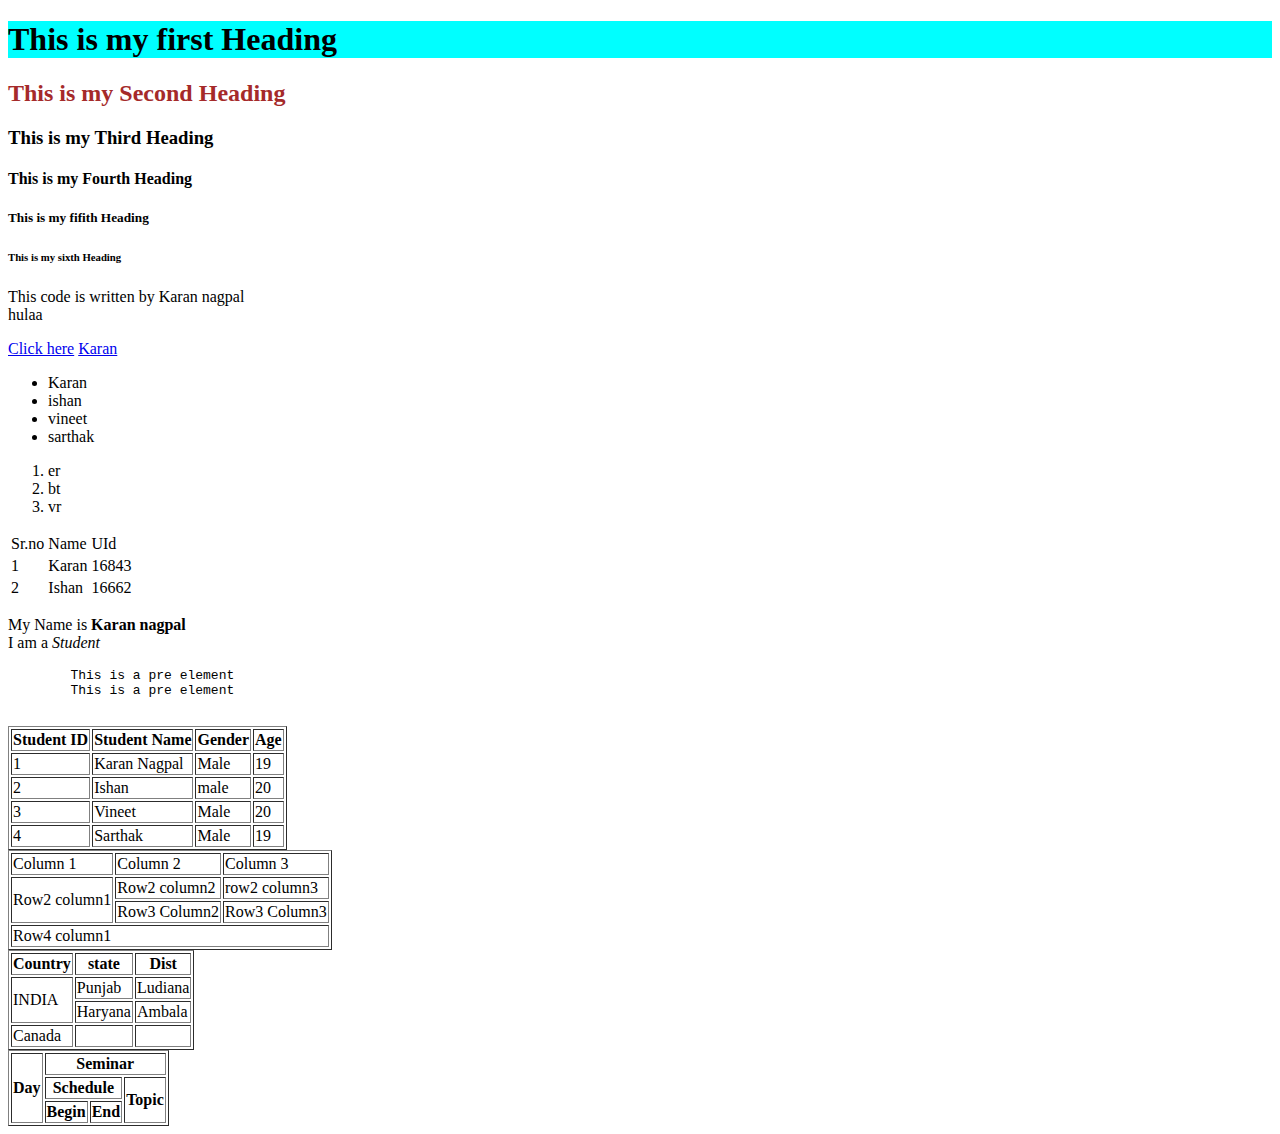
<file: index.html>
<!DOCTYPE html>
<html lang="en">
<head>
    <meta charset="UTF-8">
    <meta name="viewport" content="width=device-width, initial-scale=1.0">
    <title>Document</title>
</head>
<body>
    <h1 style="background-color: aqua;">This is my first Heading</h1>
    <h2 style="color: brown;">This is my Second  Heading</h2>
    <h3>This is my Third  Heading</h3>
    <h4>This is my Fourth Heading</h4>
    <h5>This is my  fifith Heading</h5>
    <h6>This is my sixth Heading</h6>
    <p>This code is written by Karan nagpal <br>hulaa </p>
    <a href="https://www.google.com/">Click here</a>
    <a href="karan_page.html">Karan</a>
    <ul>
        <li>Karan</li>
        <li>ishan</li>
        <li>vineet</li>
        <li>sarthak</li>
    </ul>
    <ol>
        <li>er</li>
        <li>bt</li>
        <li>vr</li>
    </ol>
    <table>
        <tr>
            <td> Sr.no </td>
            <td>Name</td>
            <td>UId</td>
        </tr>
        <tr>
            <td> 1 </td>
            <td>Karan </td>
            <td>16843</td>
        </tr>
        <tr>
            <td> 2 </td>
            <td>Ishan</td>
            <td>16662</td>
        </tr>
    </table>
    <p>My Name is <strong>Karan nagpal</strong>  <br/> I am a <i>Student</i> </p>
    <pre>
        This is a pre element
        This is a pre element  
    </pre>
    <table border="1">
      <thead>
        <th>Student ID</th>
        <th>Student Name</th>
        <th>Gender</th>
        <th>Age</th>
      </thead>
      <tbody>
        <tr>
            <td>1</td>
            <td>Karan Nagpal</td>
            <td>Male</td>
            <td>19</td>
        </tr>
        <tr>
            <td>2</td>
            <td>Ishan</td>
            <td>male</td>
            <td>20</td>
        </tr>
        <tr>
            <td>3</td>
            <td>Vineet</td>
            <td>Male</td>
            <td>20</td>
        </tr>
        <tr>
            <td>4</td>
            <td>Sarthak</td>
            <td>Male</td>
            <td>19</td>
        </tr>
      </tbody>
    </table>
    <table border="1">
        <tr>
            <td>Column 1</td>
            <td>Column 2</td>
           <td>Column 3</td>
        </tr>
        <tr>
            <td rowspan="2">Row2 column1</td>
            <td>Row2 column2</td>
            <td>row2 column3</td>
        </tr>
        <tr>
            <td>Row3 Column2</td>
            <td>Row3 Column3</td>
        </tr>
        <tr>
            <td colspan="3">Row4 column1</td>
            
        </tr>
    </table>
    <table border="1">
        <thead>
            <th>Country</th>
            <th>state</th>
            <th>Dist</th>
        </thead>
        <tbody>
            <tr>
                <td rowspan="2"> INDIA</td>
                <td>Punjab</td>
                <td>Ludiana</td>
            </tr>
            <tr>
                <td>Haryana</td>
                <td>Ambala</td>
            </tr>
            <tr>
                <td>Canada</td>
                <td></td>
                <td></td>
            </tr>
        </tbody>
        <table border="1">
            <thead>
                <tr>
                <th rowspan="3">Day</th>
                <th colspan="4">Seminar</th>

            </tr>
            <tr>
                <th colspan="2">Schedule</th>
                <th colspan="2" rowspan="2">Topic</th>
            </tr>
            <tr>
                <th>Begin</th>
                <th>End</th>
            </tr>
            </thead>
            
        </table>


    </table>
</body>
</html>
</file>
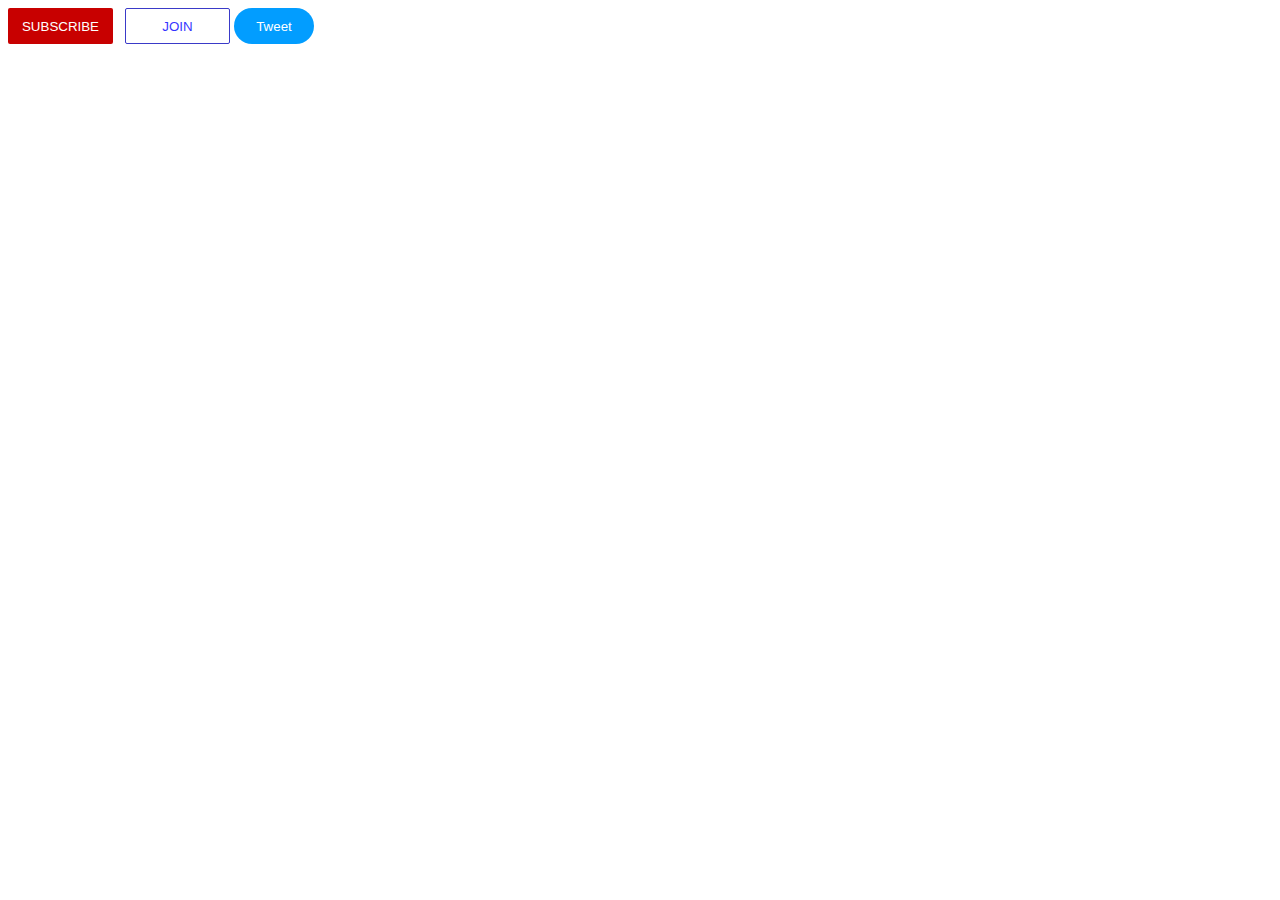
<file: button.html>
<!DOCTYPE html>
<html lang="en">
<head>
    <meta charset="UTF-8">
    <meta name="viewport" content="width=device-width, initial-scale=1.0">
    <title>Document</title>
</head>
<body>
    <style>
        .subscribe{
            background-color: rgb(200, 0, 0);
            color: white;
            border: none;
            height: 36px;
            width: 105px;
            border-radius: 2px;
            cursor: pointer;
            margin-right: 8px;
            transition: opacity 1s;
        }
        .subscribe:hover{
            opacity: 0.8;
        }
        .subscribe:active{
            opacity: 0.3;
        }
        .JOIN:hover{
            background-color: rgb(76, 76, 157);
            color: white;
        }
        .JOIN{
            opacity: 0.8;
        }
        .JOIN{
            background-color:white;
            color: blue;
            border-color: rgb(9, 9, 187);
            border-style: solid;
            border-width: 1px;
            height: 36px;
            width: 105px;
            cursor: pointer;
            border-radius: 2px;
            transition: 1s,
              color 1s;
    
        }
        .Tweet{
            background-color: rgb(2, 157, 255);
            color: white;
            border: none;
            height: 36px;
            width: 80px;
            cursor: pointer;
            border-radius: 18px;
            font-weight: solid;
            
        }
        .Tweet{
            box-shadow: 5px,5px,5px,rgb(0, 0, 0,0.15);
        }
    </style>
    <button class="subscribe"> SUBSCRIBE
    </button>
    <button class="JOIN">JOIN</button>
    <button class="Tweet">Tweet</button>
</body>
</html>
</file>
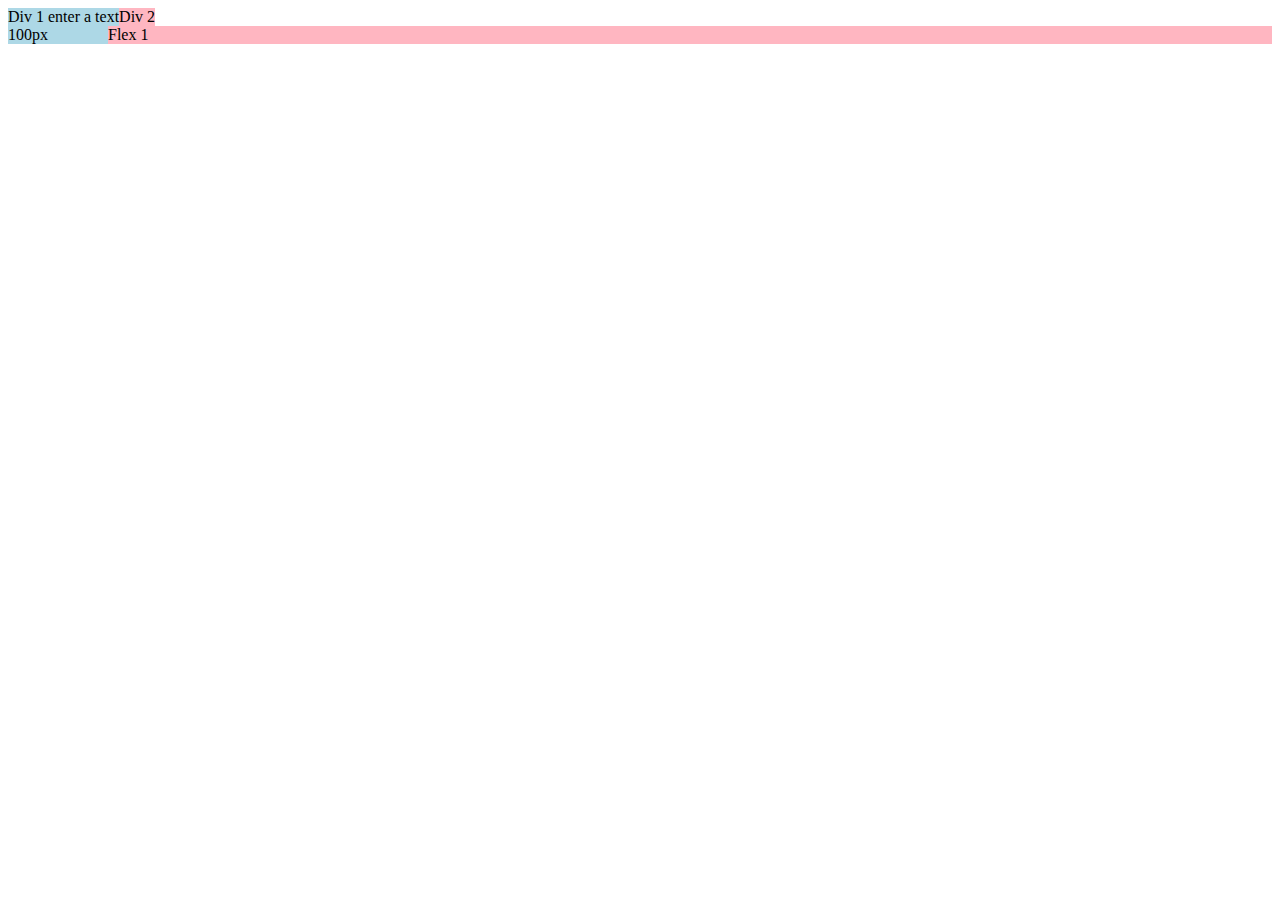
<file: flexbox.html>
<!DOCTYPE html>
<html lang="en">
<head>
    <meta charset="UTF-8">
    <meta name="viewport" content="width=device-width, initial-scale=1.0">
    <title>Flexbox</title>
</head>
<body>
    <div  style="display: flex;
    flex-direction: row;"
    >
        <div style="background-color: lightblue;">Div 1  enter a text</div>
        <div style="background-color: lightpink;">Div 2</div>
    </div>
    
        <div  style="display: flex;
        flex-direction: row;"
        >
            <div style="background-color: lightblue; width: 100px;">100px</div>
            <div style="background-color: lightpink;  flex: 1;">Flex 1</div>
        </div>
    
</body>
</html>
</file>
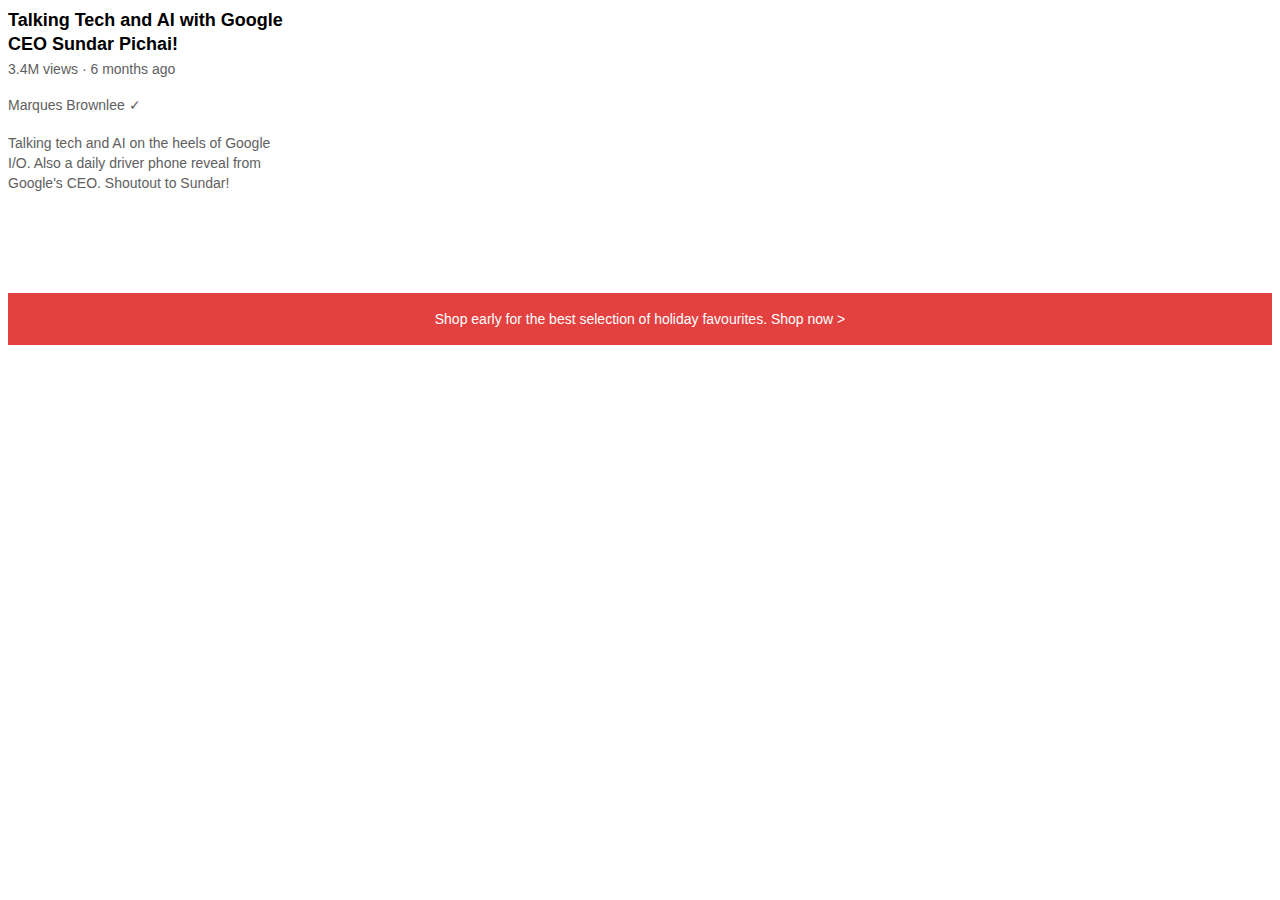
<file: htmaltext.html>
<!DOCTYPE html>
<html lang="en">
<head>
    <meta charset="UTF-8">
    <meta name="viewport" content="width=device-width, initial-scale=1.0">
    <title>Document</title>
</head>
<body>
    <style>
        p {
            font-family:Arial ;
            margin-top: 0;
        }
        .video{
            font-family:Arial ;
            font-weight: bold;
            font-size: 18px;
            width: 280px;
            line-height: 24px;
            margin-bottom: 5px;
        }
        .dec{
            font-family:Arial ;
            font-size: 14px;
            margin-top: 0;
            color: 	rgb(96, 96, 96);
            margin-bottom: 20px;

        }
        .author{
            font-family:Arial ;
            font-size: 14px;
            margin-top: 0;
            color: 	rgb(96, 96, 96);
            margin-bottom: 20px;
        }
        .desci{
            font-family:Arial ;
            font-size: 14px;
            margin-top: 0;
            color: 	rgb(96, 96, 96);
            width: 280px;
            line-height: 20px;
            margin-bottom: 100px;
        }
        .Apple{
            margin-bottom: 50px;
            font-size: 14px;
            background-color: rgb(227, 65, 64);
            color: white;
            text-align: center;
            padding-top: 18px;
            padding-bottom: 18px;
        }
        .shop{
            cursor: pointer;
        }
        .shop:hover{
            text-decoration: underline;
        }
    </style>
    <p class="video">Talking Tech and AI with Google CEO Sundar Pichai!</p>
    <p class="dec">3.4M views 	&#183; 6 months ago</p>
    <p class="author"> Marques Brownlee ✓</p>
    <p class="desci">Talking tech and AI on the heels of Google I/O. Also a daily 
        driver phone reveal from Google's CEO. Shoutout to Sundar!</p>
    <p class ="Apple">Shop early for the best selection of holiday favourites.
         <span class="shop">Shop now ></span></p>
</body>
</html>
</file>
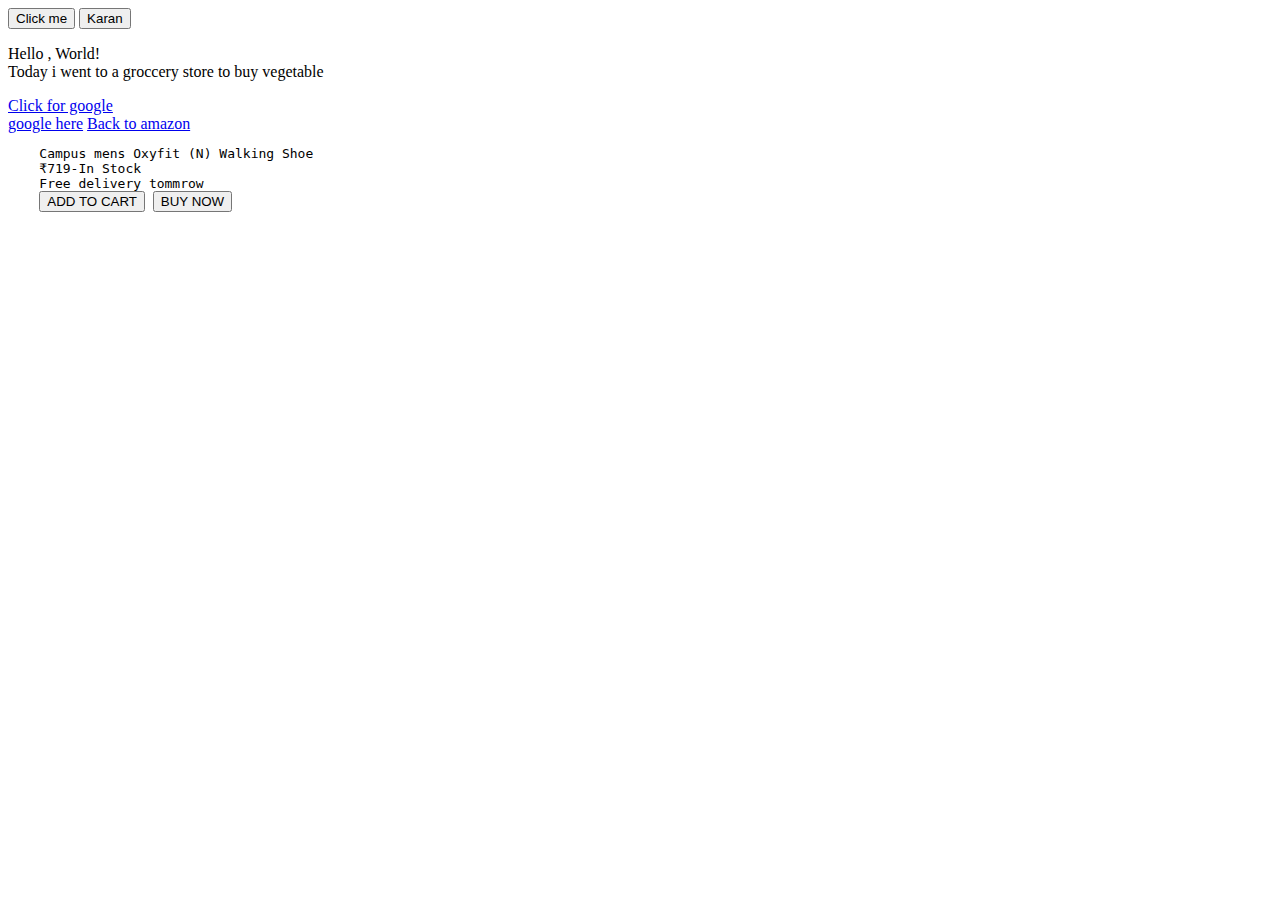
<file: practice.html>
<!DOCTYPE html>
<html lang="en">
<head>
    <meta charset="UTF-8">
    <meta name="viewport" content="width=device-width, initial-scale=1.0">
    <title>Document</title>
</head>
<body>
    <button>Click me</button>
<button>Karan</button>
<p>Hello , World!<br/>Today i went to a groccery store to buy vegetable</p>
<a href="https://www.google.com/">Click for google</a><br/>
<a href="https://www.google.com/"target="_blank">google here</a>
<a href="https://www.amazon.in/Campus-OXYFIT-BT-GRN-Walking-Shoes/dp/B09RPJT5YS/ref=sr_1_1?_encoding=UTF8&content-id=amzn1.sym.850215de-951d-4bdb-99a0-f6d6d43b174f&dib=eyJ2IjoiMSJ9.[base64].csF8GIltlSFDw7EZ-0KiThn8jTRACxQGHrpKDqp3tEA&dib_tag=se&pd_rd_r=cebf804b-d58c-4aa8-b22d-e48f56df2d8a&pd_rd_w=AXyPQ&pd_rd_wg=XBNXI&pf_rd_p=850215de-951d-4bdb-99a0-f6d6d43b174f&pf_rd_r=MTMZ8HVXR1ADHAWYQS24&qid=1724084057&refinements=p_72%3A1318477031%2Cp_36%3A60000-%2Cp_n_feature_nineteen_browse-bin%3A11301363031&rnid=11301362031&s=apparel&sr=1-1">Back to amazon</a>
<pre>
    Campus mens Oxyfit (N) Walking Shoe
    ₹719-In Stock
    Free delivery tommrow
    <button>ADD TO CART</button> <button>BUY NOW</button>
    
</pre>
</body>
</html>
</file>
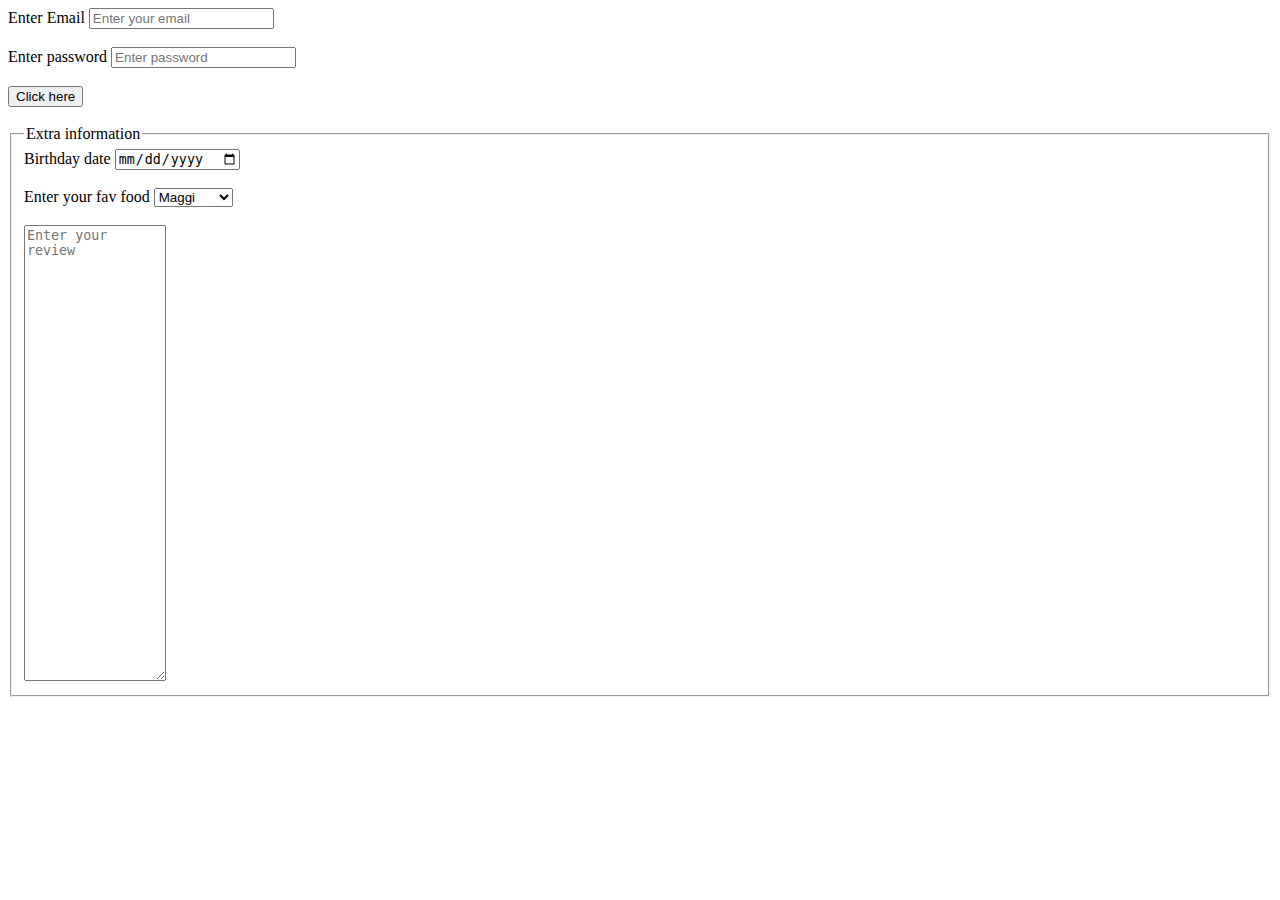
<file: practice2.html>
<!DOCTYPE html>
<html lang="en">
<head>
    <meta charset="UTF-8">
    <meta name="viewport" content="width=device-width, initial-scale=1.0">
    <title>Document</title>
</head>
<body>
    <form >
        <label for="Email">Enter Email</label>
        <input type="text" id="Email" placeholder="Enter your email">
        <br>
        <br>
        <label for="password">Enter password</label>
        <input type="text" id="password" placeholder="Enter password">
        <br>
        <br>
        <input type="submit" value="Click here">
        <br>
        <br>
      <fieldset>
        <legend>Extra information</legend>
        <label for="datepicker">Birthday date</label>
        <input type="date"id="datepicker">
        <br>
        <br>
        <label for="selector1">Enter your fav food</label>
        <select name="dishes" id="selector1">
            <option value="maggi">Maggi</option>
            <option value="Lays">Lays</option>
            <option value="cold drink">Colddrink</option>
        </select>
        <br>
        <br>
        <textarea name="textarae1" id="textarae1" cols="15" rows="30" placeholder="Enter your review"></textarea>
      </fieldset>
    
</body>
</html>
</file>
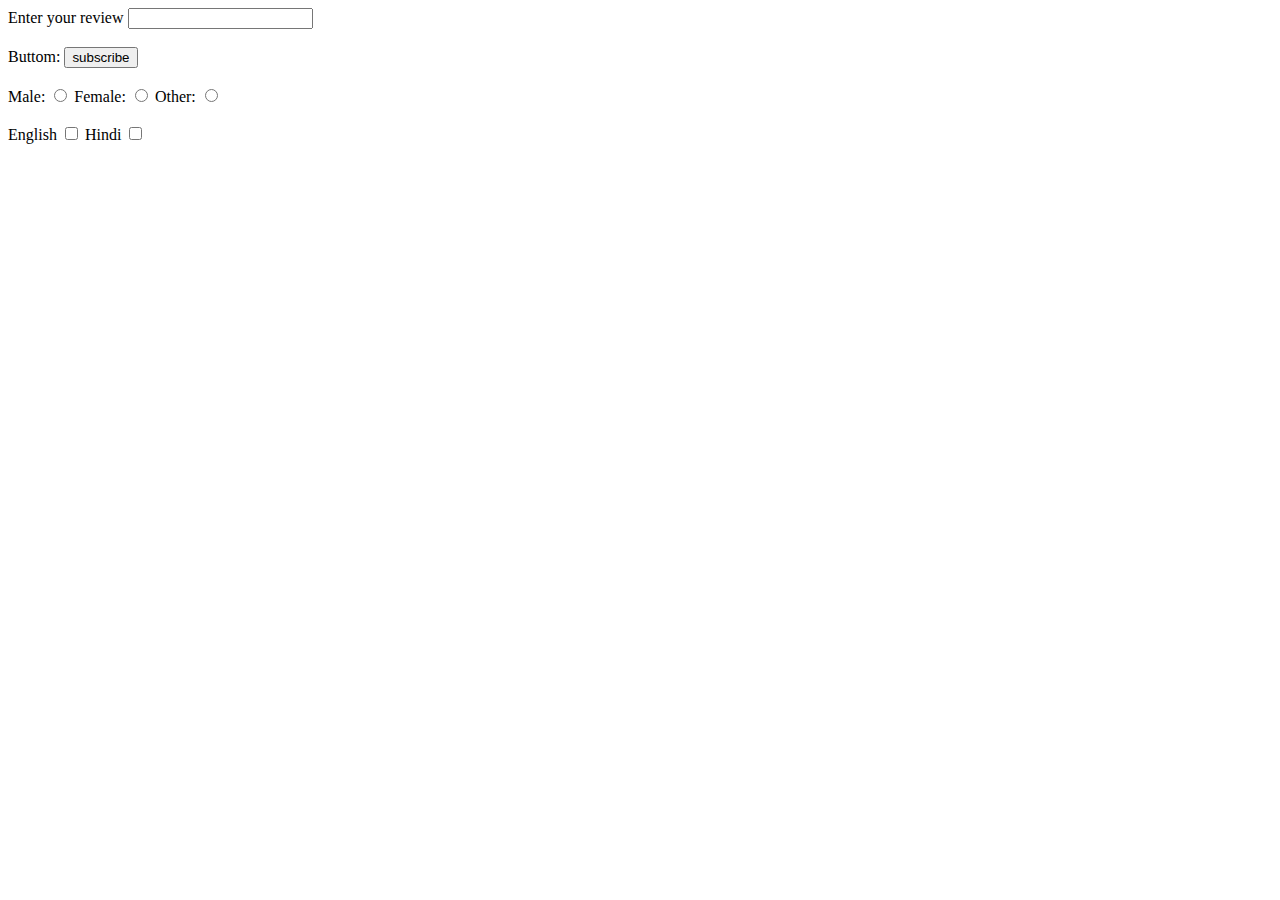
<file: practice3.html>
<!DOCTYPE html>
<html lang="en">
<head>
    <meta charset="UTF-8">
    <meta name="viewport" content="width=device-width, initial-scale=1.0">
    <title>Document</title>
</head>
<body>
    <form >
        <label for="textfield">Enter your review</label>
        <input type="textfield" name="textfield"id="textfield" >
        <br>
        <br>
        <label for="button1">Buttom:</label>
       
        <input type="submit" name="Button" id="button1" value="subscribe">
        <br>
        <br>
        <label for="buttonn">Male:</label>
        <input type="radio" name="radio" id="buttonn">
        <label for="buttonn2">Female:</label>
        <input type="radio" name="radio" id="buttonn2">
        <label for="buttonn3">Other:</label>
        <input type="radio" name="radio" id="buttonn3">
        <br>
        <br>
        <label for="checkboxer">English</label>
        <input type="checkbox" name="checkbox" id="checkboxer">
        <label for="checkboxer">Hindi</label>
        <input type="checkbox" name="checkbox" id="checkboxer">


    </form>
</body>
</html>
</file>
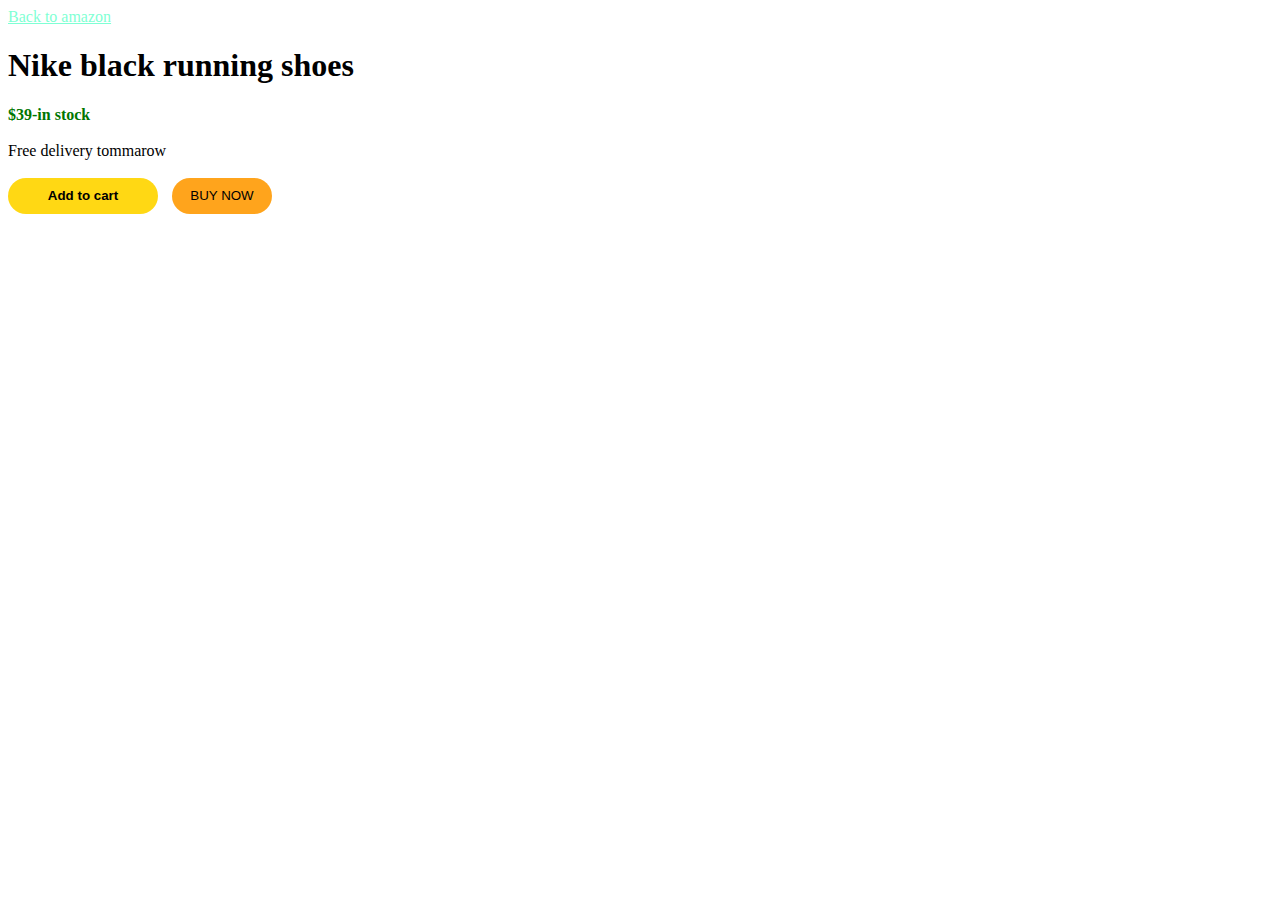
<file: practicenice.html>
<!DOCTYPE html>
<html lang="en">
<head>
    <meta charset="UTF-8">
    <meta name="viewport" content="width=device-width, initial-scale=1.0">
    <title>Document</title>
</head>
<body>
    <link rel="stylesheet" href="practicenice.css">
    <a  style="color: aquamarine;"   href="https://www.amazon.in/">Back to amazon</a>
    <h1>Nike black running shoes</h1>
    <pr class="my">$39-in stock</pr>
    <br></br>
    <pr>Free delivery tommarow</pr>
    <br></br>
    <button class="cart">Add to cart</button>
    
    <button class="Buy">BUY NOW</button>
</body>
</html>
</file>
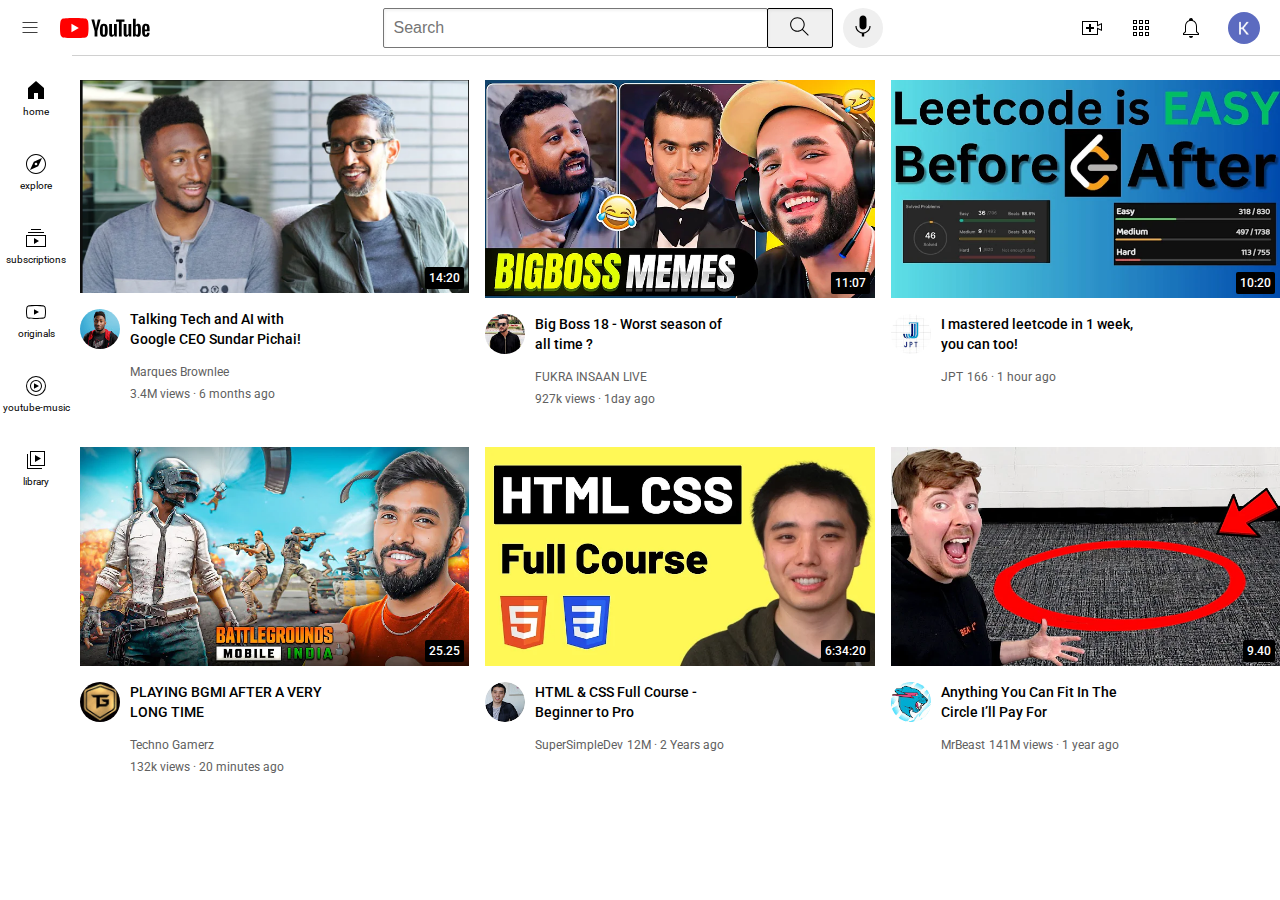
<file: youtube.html>
<!DOCTYPE html>
<html lang="en">
<head>
    <meta charset="UTF-8">
    <meta name="viewport" content="width=device-width, initial-scale=1.0">
    <title>Youtube clone</title>
    <link rel="preconnect" href="https://fonts.googleapis.com">
    <link rel="preconnect" href="https://fonts.gstatic.com" crossorigin>
    <link href="https://fonts.googleapis.com/css2?family=Roboto:wght@400;500;700&display=swap" rel="stylesheet">
</head>
<body>
    <link rel="stylesheet" href="youtube.CSS">
    <div class="header">
        <div class="left-section"> 
            <img class="hamburger-menu" src="icons/hamburger-menu.svg" alt="pic">
            <img  class="youtube-logo" src="icons/youtube-logo.svg" alt="tw">
        </div>
        <div class="middle-section"> 
            <input class="Search" type="text" placeholder="Search">
            <button class="search-button"> <img  class="Search-icon" src="icons/search.svg" alt=""></button>
            <button class="voice-search-icon"> <img src="icons/voice-search-icon.svg" alt=""></button>
        </div>
        <div class="right-section">
            <img class="upload-icons"  src="icons/upload.svg" alt="">
            <img class="youtube-apps-icons"  src="icons/youtube-apps.svg" alt="">
            <img class="notifications-icons"  src="icons/notifications.svg" alt="">
            <img  class="unnamed-icons"  src="icons/unnamed.jpg" alt="">
        </div>
    </div>
    <div class="sidebar">
        <div class="slidebar-link">
            <img src="icons/home.svg" alt="home">
            <div>home</div>
        </div>
        <div class="slidebar-link">
            <img src="icons/explore.svg" alt="explore">
            <div>explore</div>
        </div>
        <div class="slidebar-link">
            <img src="icons/subscriptions.svg" alt="subscriptions">
            <div>subscriptions</div>
        </div>
        <div class="slidebar-link">
            <img src="icons/originals.svg" alt="originals">
            <div>originals</div>
        </div>
        <div class="slidebar-link">
            <img src="icons/youtube-music.svg" alt="youtube-music">
            <div>youtube-music</div>
        </div>
        <div class="slidebar-link">
            <img src="icons/library.svg"  alt="libary">
            <div>library</div>
        </div>
    </div>
    <div class="clone-grid">
    <!---First Video-->
   <div class="Video-preview">
    <div class="thumnails-row"><img class="thumnails" src="thumnails/Screenshot 2024-10-12 211054.png" alt="pic">
     <div class="video-time">14:20</div>
    </div>
    
    <div class="video-grid">
        <div class="channelsprofile"><img class="profilepic"  src="/channelprofile/channel-1.jpeg" alt="pic"></div>
        <div class="channeldiscr"> 
            <p class="video-title">
            Talking Tech and AI with Google CEO Sundar Pichai!
        </p>
        <p class="video-author">
            Marques Brownlee
         </p>
        <p class="video-states">
            3.4M views 	&#183; 6 months ago
        </p>
    </div>
    </div>
   </div>
   <!---second video-->
   <div class="Video-preview">
    <div class="thumnails-row"><img class="thumnails" src="thumnails/hq720.webp" alt="pic">
        <div class="video-time">11:07</div>
    </div>
    <div class="video-grid">
        <div class="channelsprofile"><img class="profilepic"  src="/channelprofile/unnamed.jpg" alt="pic"></div>
        <div class="channeldiscr"> 
            <p class="video-title">
                Big Boss 18 - Worst season of all time ?
        </p>
        <p class="video-author">
            FUKRA INSAAN LIVE
         </p>
        <p class="video-states">
            927k views 	&#183; 1day ago
        </p>
    </div>
    </div>
   </div>
     <!---third Video-->
     <div class="Video-preview">
        <div class="thumnails-row"><img class="thumnails" src="thumnails/hq7202.webp" alt="pic">
            <div class="video-time">10:20</div>
        </div>
        <div class="video-grid">
            <div class="channelsprofile"><img class="profilepic"  src="/channelprofile/channels4_profile.jpg" alt="pic"></div>
            <div class="channeldiscr"> 
                <p class="video-title">
                    I mastered leetcode in 1 week, you can too!
            </p>
            <p class="video-author">
                JPT
             </p>
            <p class="video-states">
                166 	&#183; 1 hour ago
            </p>
        </div>
        </div>
       </div>
       <!---fourth video-->
       <div class="Video-preview">
        <div class="thumnails-row"><img class="thumnails" src="thumnails/hq72085.webp" alt="pic">
            <div class="video-time">25.25</div>
        </div>
        <div class="video-grid">
            <div class="channelsprofile"><img class="profilepic"  src="/channelprofile/unnamed20.jpg" alt="pic">
                
            </div>
            <div class="channeldiscr"> 
                <p class="video-title">
                    PLAYING BGMI AFTER A VERY LONG TIME
            </p>
            <p class="video-author">
                Techno Gamerz
             </p>
            <p class="video-states">
                132k views 	&#183; 20 minutes ago
            </p>
        </div>
        </div>
       </div>
         <!---Fifth Video-->
   <div class="Video-preview">
    <div class="thumnails-row"><img class="thumnails" src="thumnails/hq7208.webp" alt="pic">
        <div class="video-time">6:34:20</div>
    </div>
    <div class="video-grid">
        <div class="channelsprofile"><img class="profilepic"  src="/channelprofile/unnamed2.jpg" alt="pic">
            
        </div>
        <div class="channeldiscr"> 
            <p class="video-title">
                HTML & CSS Full Course - Beginner to Pro
        </p>
        <p class="video-author">
            SuperSimpleDev
         </p>
        <p class="video-states">
            12M	&#183; 2 Years ago
        </p>
    </div>
    </div>
   </div>
   <!---sixth video-->
   <div class="Video-preview">
    <div class="thumnails-row"><img class="thumnails" src="thumnails/thumbnail-6.webp" alt="pic">
        <div class="video-time">9.40</div>
    </div>
    <div class="video-grid">
        <div class="channelsprofile"><img class="profilepic"  src="/channelprofile/channel-6.jpeg" alt="pic"></div>
        <div class="channeldiscr"> 
            <p class="video-title">
                Anything You Can Fit In The Circle I’ll Pay For
        </p>
        <p class="video-author">
            MrBeast
         </p>
        <p class="video-states">
            141M views 	&#183; 1 year ago
        </p>
    </div>
    </div>
   </div>
</div>
</body>
</html>
</file>
<file: practicenice.css>
.my{
    color: rgb(0, 118, 0);
    height: 36px;
    width: 100px;
    cursor: pointer;
    font-weight: bold;
}
.cart{
    background-color: rgb(255, 216, 20);
    color: black;
    height: 36px;
    width: 150px;
    font-weight: bold;
    border: none;
    border-radius: 18px;
    cursor: pointer;
    margin-right: 10px;
}
.Buy{
    background-color: rgb(255, 164, 28);
    color: black;
    height: 36px;
    width: 100px;
    border: none;
    border-radius: 18px;
    cursor: pointer;
}
</file>
<file: youtube.CSS>
body, p, .video-title, .video-author, .video-states {
    font-family: 'Roboto', Arial, sans-serif; /* Applying Roboto globally */
    margin-top: 0;
    margin-bottom: 0;
}
.thumnails{
    width: 100%;
}
.Search{
    font-size: 20px;
    display: block;
}

.video-author,
.video-states{
    display: inline-block;
    font-size: 12px;
    color: rgb(96, 96, 96);
}
.video-author{
    margin-bottom: 4px;
}

.channelsprofile{
    display: inline-block;
    width: 50px;
    vertical-align: top;
}
.channeldiscr{
    display: inline-block;
    width: 200px;
}
.profilepic{
    width: 40px;
    border-radius: 50px;
}
.video-title {
    margin-top: 0;
    font-size: 14px;
    font-weight: 500;
    line-height: 20px;
    margin-bottom: 12px;
}
.thumnails-row{
    margin-bottom: 12px;
    position: relative;
}
.video-time{
    font-family: Roboto, Arial;
    font-size: 12px;
    font-weight: 500;
   
    padding: 4px;
    border-radius: 2px;
    background-color: black;
    color: white;
    position: absolute;
    right: 5px;
    bottom: 8px;
}
.video-grid{
    display: grid;
    grid-template-columns: 50px 1fr;
}
.clone-grid{
    display: grid;
    grid-template-columns: 1fr 1fr 1fr;
    column-gap: 16px;
    row-gap: 40px;
}
@media (max-width:750px ){
    .clone-grid{
        grid-template-columns: 1fr 1fr ;
    }
}
body{
    margin: 0;
    padding-top: 80px;
    padding-left: 80px;
}
.header{
    height: 55px;
    display: flex;
    flex-direction: row;
    justify-content: space-between;
    z-index: 100;
    position: fixed;
    top: 0;
    left: 0;
    right: 0;
    background-color: white;
    border-bottom-width: 1px;
    border-bottom-style: solid;
    border-bottom-color: rgb(208, 208, 208);
}
.sidebar{
   position: fixed;
   left: 0; 
   bottom : 0;
   top: 55px;
   background-color: white;
   width: 72px;
   z-index: 200;
   padding-top: 5px;
}
.slidebar-link{
   display: flex;
    height: 74px;
    justify-content: center;
    align-items: center;
    flex-direction: column;
    cursor: pointer;
}
.slidebar-link:hover{
    background-color: rgb(235, 235, 235);
}
.slidebar-link img{
    height: 24px;
    margin-bottom: 4px;

}
.slidebar-link div{
    font-family: Roboto, Arial;
    font-size: 10px;

}
.left-section{ 
    display: flex;
    align-items: center;
}
.hamburger-menu{
    height: 20px;
    margin-left: 20px;
    margin-right: 20px;
}
.youtube-logo{
    height: 20px;
}
.middle-section{
 
    flex: 1;
    margin-left: 70px;
    margin-right: 35px;
    max-width: 500px;
    display: flex;
    align-items: center;
}
.Search{
    flex: 1;
    padding-left: 10px;
    font-size: 16px;
    border-width: 1px;
    border-style: solid;
    border-radius: 2px;
    height: 36px;
   box-shadow: inset 1px 2px 3px rgb(0,0,0,0.05);
   width: 0;
}
.search-button{
    height: 40px;
    width: 66px;
    background-color: rgb(240,240,240);
    border-width: 1px;
    border-style: solid;
    border-radius: 2px;
    box-shadow: inset 1px 2px 3px rgb(0,0,0,0.05);
    margin-left: -1px;
    margin-right: 10px;
}
.Search-icon{
    height: 25px;
}
.search::placeholder{
    font-family: Roboto ,Airal;
    font-size: 14px;
}
.voice-search-icon{
    height: 40px;
    width: 40px;
    border-radius: 20px;
    border: none;
}
.right-section{
    
    width: 180px;
    display: flex;
    align-items: center;
    justify-content: space-between;
    margin-right: 20px;
    flex-shrink: 0;
}
.upload-icons{
   height: 24px;
}
.youtube-apps-icons{
   height: 24px;
}
.notifications-icons{
   height: 24px;
}
.unnamed-icons{
   height: 32px;
   border-radius: 16px;
   
}
</file>
